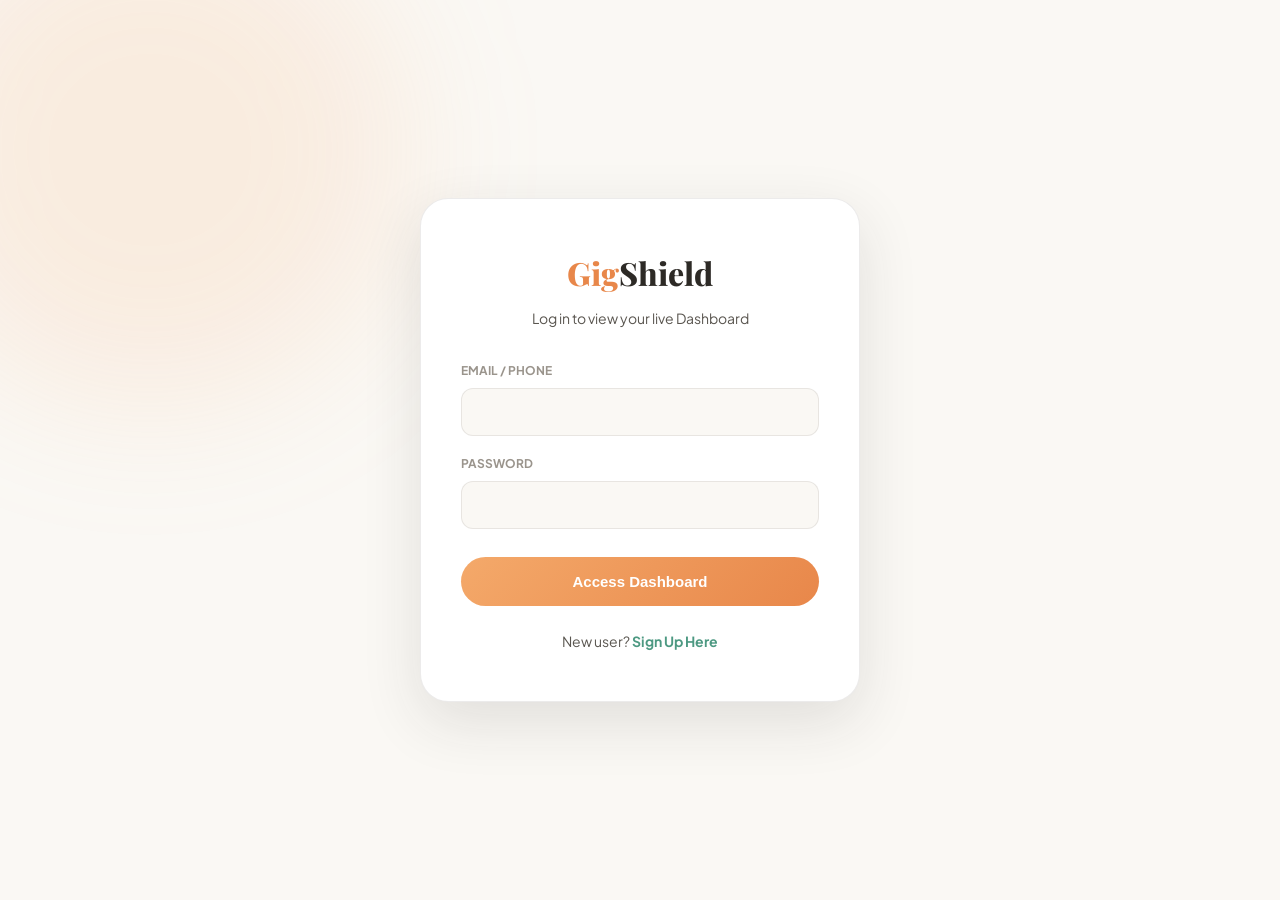
<file: frontend/index.html>
<!DOCTYPE html>
<html lang="en">
<head>
<meta charset="UTF-8">
<meta name="viewport" content="width=device-width, initial-scale=1.0">
<title>GigShield — Dashboard</title>
<link href="https://fonts.googleapis.com/css2?family=Playfair+Display:ital,wght@0,700;0,800;1,700&family=Plus+Jakarta+Sans:wght@300;400;500;600;700&display=swap" rel="stylesheet">
<style>
:root {
  --bg:#faf8f4;--bg2:#f5f0e8;--surface:#ffffff;--card:#fffefb;--peach:#f4a96a;--peach-lt:#fde9d3;
  --peach-dk:#e8874a;--sage:#7ab5a0;--sage-lt:#d6ede7;--sage-dk:#4d9982;--lavender:#9b8ec4;--lav-lt:#e8e4f5;
  --lav-dk:#7b6ba8;--rose:#e07b8a;--rose-lt:#fce8eb;--sky:#6aaccc;--sky-lt:#daeef7;--butter:#e8c96a;
  --butter-lt:#fdf5d6;--text:#2d2a26;--text2:#5a5650;--muted:#9a948c;--border:rgba(45,42,38,0.09);
  --shadow-sm:0 2px 12px rgba(45,42,38,0.07);--shadow-md:0 8px 32px rgba(45,42,38,0.10);--shadow-lg:0 20px 60px rgba(45,42,38,0.12);
}
*{margin:0;padding:0;box-sizing:border-box;}
html{scroll-behavior:smooth;}
body{font-family:'Plus Jakarta Sans',sans-serif;background:var(--bg);color:var(--text);overflow-x:hidden;line-height:1.6;}
.blob{position:absolute;border-radius:50%;filter:blur(70px);pointer-events:none;z-index:0;}
#authGateway{position:absolute;top:0;left:0;width:100%;min-height:100vh;display:flex;justify-content:center;align-items:center;z-index:1000;background:var(--bg);}
.auth-panel{background:var(--surface);border:1.5px solid var(--border);border-radius:28px;padding:48px 40px;width:100%;max-width:440px;position:relative;z-index:10;box-shadow:var(--shadow-lg);animation:fadeUp 0.5s ease both;}
.auth-logo-large{font-family:'Playfair Display',serif;font-size:32px;font-weight:800;color:var(--peach-dk);text-align:center;margin-bottom:8px;display:block;}
.auth-logo-large span{color:var(--text);}
.auth-desc{text-align:center;font-size:14px;color:var(--text2);margin-bottom:32px;}
.form-group-a{margin-bottom:18px;}
.form-group-a label{display:block;font-size:12px;font-weight:700;text-transform:uppercase;color:var(--muted);margin-bottom:8px;}
.form-control-a{width:100%;background:var(--bg);border:1.5px solid var(--border);color:var(--text);padding:14px 16px;border-radius:12px;font-family:'Plus Jakarta Sans',sans-serif;font-size:14px;outline:none;}
.form-control-a:focus{border-color:var(--peach);}
.btn-gateway{width:100%;background:linear-gradient(135deg,var(--peach),var(--peach-dk));color:#fff;border:none;padding:16px;border-radius:50px;font-weight:700;font-size:15px;cursor:pointer;margin-top:10px;}
.auth-swap-a{text-align:center;margin-top:24px;font-size:14px;color:var(--text2);}
.auth-swap-a a{color:var(--sage-dk);font-weight:700;cursor:pointer;}
.view-a{display:none;} .view-a.active{display:block;animation:fadeUp 0.3s ease both;}

#dashboardContainer{display:none;opacity:0;transition:opacity 0.5s ease;}
#dashboardContainer.active{display:block;opacity:1;}
nav{position:fixed;top:0;left:0;right:0;z-index:200;display:flex;align-items:center;justify-content:space-between;padding:16px 52px;background:rgba(250,248,244,0.88);backdrop-filter:blur(20px);border-bottom:1px solid var(--border);}
.nav-logo{font-family:'Playfair Display',serif;font-size:22px;font-weight:800;color:var(--peach-dk);}
.nav-logo span{color:var(--text);}
.nav-links{display:flex;gap:28px;list-style:none;}
.nav-links a{color:var(--muted);font-size:14px;font-weight:500;text-decoration:none;}
.nav-profile{display:flex;align-items:center;gap:12px;}
.profile-pill{background:var(--bg2);border:1px solid var(--border);padding:8px 16px;border-radius:50px;font-size:13px;font-weight:600;}
.nav-logout{background:transparent;color:var(--rose);border:none;font-size:13px;font-weight:600;cursor:pointer;}

.hero{min-height:100vh;display:flex;flex-direction:column;justify-content:center;align-items:center;text-align:center;padding:120px 24px 80px;position:relative;overflow:hidden;}
.hero .blob:nth-child(1){width:600px;height:600px;background:rgba(244,169,106,0.18);top:-100px;left:-150px;}
.hero .blob:nth-child(2){width:500px;height:500px;background:rgba(122,181,160,0.15);bottom:-80px;right:-100px;}
.hero-badge{display:inline-flex;align-items:center;gap:8px;background:var(--sage-lt);border:1px solid rgba(122,181,160,0.25);border-radius:100px;padding:7px 18px;margin-bottom:32px;font-size:13px;font-weight:600;color:var(--sage-dk);animation:fadeUp 0.6s ease both;}
.hero-badge-dot{width:7px;height:7px;border-radius:50%;background:var(--sage-dk);animation:pulseAnim 2s infinite;}
@keyframes pulseAnim{0%,100%{opacity:1;transform:scale(1);}50%{opacity:0.5;transform:scale(1.4);}}
h1{font-family:'Playfair Display',serif;font-size:clamp(44px,7vw,82px);font-weight:800;line-height:1.07;letter-spacing:-2px;max-width:860px;animation:fadeUp 0.7s 0.1s ease both;color:var(--text);}
h1 em{font-style:italic;color:var(--peach-dk);}
.hero-sub{margin-top:24px;max-width:520px;color:var(--text2);font-size:17px;line-height:1.7;font-weight:400;animation:fadeUp 0.7s 0.2s ease both;}
.hero-stats{display:flex;gap:16px;margin-top:44px;justify-content:center;flex-wrap:wrap;animation:fadeUp 0.7s 0.4s ease both;}
.stat-pill{background:var(--surface);border:1px solid var(--border);border-radius:20px;padding:20px 28px;text-align:center;box-shadow:var(--shadow-sm);}
.stat-value{font-family:'Playfair Display',serif;font-size:30px;font-weight:800;color:var(--peach-dk);line-height:1;}
.stat-label{font-size:12px;color:var(--muted);margin-top:5px;font-weight:500;}
@keyframes fadeUp{from{opacity:0;transform:translateY(28px);}to{opacity:1;transform:translateY(0);}}

section{padding:96px 24px;position:relative;}
.section-inner{max-width:1100px;margin:0 auto;}
.section-chip{display:inline-block;font-size:12px;font-weight:700;letter-spacing:2px;text-transform:uppercase;color:var(--peach-dk);background:var(--peach-lt);border-radius:100px;padding:5px 14px;margin-bottom:20px;}
.section-title{font-family:'Playfair Display',serif;font-size:clamp(30px,4vw,46px);font-weight:800;line-height:1.1;margin-bottom:14px;}
.section-title em{font-style:italic;color:var(--peach-dk);}
.section-sub{color:var(--text2);font-size:16px;line-height:1.7;max-width:520px;}
.alt-bg{background:var(--bg2);}
.reveal{opacity:0;transform:translateY(30px);transition:all 0.7s;}
.reveal.visible{opacity:1;transform:translateY(0);}

.types-grid{display:grid;grid-template-columns:repeat(3,1fr);gap:22px;margin-top:56px;}
.type-card{background:var(--surface);border:1.5px solid var(--border);border-radius:24px;padding:36px 30px;position:relative;overflow:hidden;box-shadow:var(--shadow-sm);}
.type-card::after{content:'';position:absolute;top:0;left:0;right:0;height:4px;border-radius:24px 24px 0 0;}
.t-parametric::after{background:linear-gradient(90deg,var(--peach),var(--butter));}
.t-indemnity::after{background:linear-gradient(90deg,var(--rose),var(--lavender));}
.t-embedded::after{background:linear-gradient(90deg,var(--sage),var(--sky));}
.type-icon-wrap{width:52px;height:52px;border-radius:14px;display:flex;align-items:center;justify-content:center;font-size:24px;margin-bottom:20px;}
.t-parametric .type-icon-wrap{background:var(--peach-lt);}
.t-indemnity .type-icon-wrap{background:var(--rose-lt);}
.t-embedded .type-icon-wrap{background:var(--sage-lt);}
.type-badge{font-size:11px;font-weight:700;letter-spacing:1.5px;text-transform:uppercase;margin-bottom:10px;}
.t-parametric .type-badge{color:var(--peach-dk);}
.t-indemnity .type-badge{color:var(--rose);}
.t-embedded .type-badge{color:var(--sage-dk);}
.type-name{font-family:'Playfair Display',serif;font-size:21px;font-weight:700;margin-bottom:22px;}
.type-bullets{list-style:none;display:flex;flex-direction:column;gap:10px;}
.type-bullets li{display:flex;align-items:flex-start;gap:10px;font-size:14px;color:var(--text2);}
.bdot{width:7px;height:7px;border-radius:50%;margin-top:5px;flex-shrink:0;}
.t-parametric .bdot{background:var(--peach);}
.t-indemnity .bdot{background:var(--rose);}
.t-embedded .bdot{background:var(--sage);}

.demo-wrap{background:var(--surface);border:1.5px solid var(--border);border-radius:28px;padding:44px;margin-top:52px;box-shadow:var(--shadow-md);position:relative;overflow:hidden;}
.demo-wrap::before{content:'● LIVE';position:absolute;top:20px;right:24px;font-size:10px;font-weight:700;letter-spacing:2px;color:var(--sage-dk);background:var(--sage-lt);padding:5px 12px;border-radius:100px;}
.demo-top{display:grid;grid-template-columns:1fr 1fr;gap:36px;margin-bottom:44px;}
.demo-inputs{display:flex;flex-direction:column;gap:22px;}
.inp-label{font-size:12px;font-weight:700;text-transform:uppercase;letter-spacing:1px;color:var(--muted);margin-bottom:8px;display:block;}
.inp-select{width:100%;background:var(--bg);border:1.5px solid var(--border);color:var(--text);padding:11px 16px;border-radius:12px;font-family:'Plus Jakarta Sans',sans-serif;font-size:14px;font-weight:500;outline:none;}
input[type="range"]{-webkit-appearance:none;width:100%;height:5px;border-radius:5px;background:var(--peach-lt);outline:none;}
input[type="range"]::-webkit-slider-thumb{-webkit-appearance:none;width:20px;height:20px;border-radius:50%;background:linear-gradient(135deg,var(--peach),var(--peach-dk));cursor:pointer;}
.status-panel{background:linear-gradient(145deg,var(--bg),#fef5eb);border:1.5px solid rgba(244,169,106,0.2);border-radius:20px;padding:28px;}
.gauge-center{text-align:center;}
.gauge-number{font-family:'Playfair Display',serif;font-size:64px;font-weight:800;line-height:1;transition:color 0.5s;color:var(--peach-dk);}
.gauge-unit{font-size:13px;color:var(--muted);}
.gauge-track{height:8px;border-radius:8px;background:var(--peach-lt);margin-top:14px;}
.gauge-fill{height:100%;border-radius:8px;transition:width 0.5s ease;}
.sim-result{margin-top:24px;padding:20px 28px;border-radius:16px;background:linear-gradient(135deg,var(--sage-lt),var(--butter-lt));border:1.5px solid rgba(122,181,160,0.3);display:flex;align-items:center;justify-content:space-between;opacity:0;transition:opacity 0.5s;}
.sim-result.show{opacity:1;}
.sim-result-text{font-size:15px;font-weight:600;color:var(--text);}
.sim-payout{font-family:'Playfair Display',serif;font-size:28px;font-weight:800;color:var(--peach-dk);}
.flow-grid{display:grid;grid-template-columns:repeat(4,1fr);gap:14px;}
.flow-card{background:var(--bg);border:1.5px solid var(--border);border-radius:18px;padding:22px 18px;text-align:center;position:relative;}
.flow-card.lit{border-color:rgba(122,181,160,0.5);background:var(--sage-lt);}
.flow-num{width:30px;height:30px;border-radius:50%;background:var(--surface);border:1.5px solid var(--border);display:flex;align-items:center;justify-content:center;font-size:13px;font-weight:700;margin:0 auto 12px;}
.flow-card.lit .flow-num{background:var(--sage-dk);color:#fff;}
.flow-title{font-size:13px;font-weight:700;margin-bottom:6px;}
.flow-desc{font-size:12px;color:var(--text2);}

.quad-grid{display:grid;grid-template-columns:1fr 1fr;gap:22px;margin-top:52px;}
.q-card{background:var(--surface);border:1.5px solid var(--border);border-radius:24px;padding:34px;box-shadow:var(--shadow-sm);}
.q-head{display:flex;align-items:center;gap:14px;margin-bottom:24px;}
.q-letter{width:42px;height:42px;border-radius:12px;font-family:'Playfair Display',serif;font-size:22px;font-weight:800;display:flex;align-items:center;justify-content:center;}
.qa .q-letter{background:var(--peach-lt);color:var(--peach-dk);}
.qb .q-letter{background:var(--butter-lt);color:#b8860b;}
.qc .q-letter{background:var(--lav-lt);color:var(--lav-dk);}
.qd .q-letter{background:var(--sage-lt);color:var(--sage-dk);}
.q-title{font-family:'Playfair Display',serif;font-size:18px;font-weight:700;}
.q-sub{font-size:12px;color:var(--muted);}
.q-bullets{list-style:none;display:flex;flex-direction:column;gap:11px;}
.q-bullets li{display:flex;align-items:flex-start;gap:10px;font-size:14px;color:var(--text2);}
.qdot{width:6px;height:6px;border-radius:50%;margin-top:6px;flex-shrink:0;}
.qa .qdot{background:var(--peach);}.qb .qdot{background:var(--butter);}.qc .qdot{background:var(--lavender);}.qd .qdot{background:var(--sage);}
.q-key{margin-top:20px;padding:12px 16px;border-radius:12px;font-size:13px;font-style:italic;}

.calc-card{grid-column:1/-1;background:linear-gradient(135deg,#fff9f5,#f0faf7);border:1.5px solid rgba(122,181,160,0.3);border-radius:24px;padding:48px;box-shadow:var(--shadow-md);margin-top:16px;}
.calc-head{display:flex;align-items:center;gap:16px;margin-bottom:36px;}
.calc-title-text{font-family:'Playfair Display',serif;font-size:24px;font-weight:800;color:var(--text);}
.calc-badge-pill{font-size:12px;font-weight:800;padding:6px 16px;border-radius:100px;background:var(--sage-lt);color:var(--sage-dk);text-transform:uppercase;letter-spacing:1px;}
.calc-form{display:grid;grid-template-columns:repeat(3,1fr);gap:32px;margin-bottom:40px;}
.calc-field label{display:block;font-size:13px;font-weight:800;text-transform:uppercase;color:var(--muted);margin-bottom:12px;letter-spacing:1px;}
.calc-field select{width:100%;border:1.5px solid var(--border);padding:14px 20px;border-radius:12px;font-family:'Plus Jakarta Sans',sans-serif;font-size:15px;background:var(--surface);cursor:pointer;outline:none;transition:border-color 0.2s;}
.calc-field select:focus{border-color:var(--sage);}
.calc-result-row{display:flex;align-items:center;justify-content:space-between;background:var(--surface);border-radius:20px;padding:32px 40px;border:1.5px solid var(--border);box-shadow:var(--shadow-sm);}
.cri-val{font-family:'Playfair Display',serif;font-size:28px;font-weight:800;color:var(--peach-dk);}
.cri-lbl{font-size:13px;font-weight:600;color:var(--muted);margin-top:4px;}
.calc-btn{background:linear-gradient(135deg,var(--sage),var(--sage-dk));color:#fff;border:none;padding:16px 36px;border-radius:50px;font-weight:800;font-size:15px;cursor:pointer;transition:transform 0.2s,box-shadow 0.2s;box-shadow:0 4px 16px rgba(77,153,130,0.3);}
.calc-btn:hover{transform:translateY(-2px);box-shadow:0 6px 24px rgba(77,153,130,0.4);}

.settlement-container{display:flex;flex-direction:column;gap:20px;margin-top:40px;position:relative;}
.settle-step{display:flex;align-items:center;gap:24px;background:var(--surface);border:1.5px solid var(--border);border-radius:24px;padding:24px 32px;box-shadow:var(--shadow-sm);transition:all 0.4s cubic-bezier(0.175,0.885,0.32,1.275);position:relative;overflow:hidden;}
.settle-step:hover{transform:translateX(12px) scale(1.02);box-shadow:var(--shadow-lg);border-color:var(--sage);z-index:2;}
.settle-step::before{content:'';position:absolute;left:0;top:-10%;bottom:-10%;width:6px;background:linear-gradient(180deg,var(--sage-lt),var(--sage));border-radius:6px;transition:width 0.3s;}
.settle-step:hover::before{width:12px;}
.settle-step.step-alt::before{background:linear-gradient(180deg,var(--peach-lt),var(--peach));}
.settle-step.step-alt:hover{border-color:var(--peach);}
.step-icon-wrap{width:64px;height:64px;border-radius:50%;background:var(--bg);border:1.5px solid var(--border);display:flex;align-items:center;justify-content:center;font-size:28px;flex-shrink:0;box-shadow:inset 0 4px 10px rgba(0,0,0,0.04);}
.step-content{flex-grow:1;}
.step-badge{font-size:11px;font-weight:800;color:var(--sage-dk);letter-spacing:2px;text-transform:uppercase;margin-bottom:6px;}
.step-alt .step-badge{color:var(--peach-dk);}
.step-title{font-family:'Playfair Display',serif;font-size:22px;font-weight:800;color:var(--text);margin-bottom:4px;}
.step-desc{font-size:14px;color:var(--text2);line-height:1.6;max-width:80%;}
.modern-grid{display:grid;grid-template-columns:repeat(auto-fit,minmax(280px,1fr));gap:20px;margin-top:32px;}
.modern-card{background:linear-gradient(135deg,var(--surface),var(--bg));border:1.5px solid var(--border);border-radius:20px;padding:32px 28px;display:flex;flex-direction:column;gap:16px;transition:transform 0.3s,box-shadow 0.3s;box-shadow:var(--shadow-sm);}
.modern-card:hover{transform:translateY(-6px);box-shadow:var(--shadow-md);border-color:var(--lavender);}
.modern-card-icon{width:56px;height:56px;border-radius:16px;background:var(--surface);border:1.5px solid var(--border);display:flex;align-items:center;justify-content:center;font-size:28px;box-shadow:0 8px 20px rgba(0,0,0,0.06);}
.modern-card-title{font-size:16px;font-weight:800;color:var(--text);}
.modern-card-desc{font-size:14px;color:var(--text2);line-height:1.6;}
.ledger-wrap{margin-top:48px;border:1.5px solid var(--border);border-radius:24px;background:var(--surface);overflow:hidden;box-shadow:var(--shadow-sm);}
.ledger-header{background:linear-gradient(135deg,var(--bg),var(--bg2));padding:20px 28px;border-bottom:1.5px solid var(--border);display:flex;align-items:center;justify-content:space-between;}
.lh-title{font-size:13px;font-weight:800;text-transform:uppercase;letter-spacing:1.5px;color:var(--lav-dk);}
.lh-pulse{display:flex;align-items:center;gap:8px;font-size:12px;font-weight:700;color:var(--sage-dk);}
.pulse-dot{width:8px;height:8px;background:var(--sage-dk);border-radius:50%;animation:pulseAnim 2s infinite;}
.ledger-row{display:flex;align-items:center;justify-content:space-between;padding:20px 28px;border-bottom:1px solid var(--border);font-size:14px;transition:background 0.3s;}
.ledger-row:hover{background:var(--bg);}
.ledger-row:last-child{border-bottom:none;}
.lr-hash{font-family:'Courier New',monospace;font-size:12px;color:var(--muted);margin-top:2px;}
.lr-peril{display:inline-block;padding:4px 12px;border-radius:100px;font-size:11px;font-weight:800;background:var(--peach-lt);color:var(--peach-dk);text-transform:uppercase;}
.lr-peril.rain{background:var(--sky-lt);color:#4286ac;}
.lr-amt{font-family:'Playfair Display',serif;font-size:20px;font-weight:800;color:var(--text);}
.lr-status{color:var(--sage-dk);font-weight:800;font-size:13px;display:flex;align-items:center;gap:6px;}
.compare-wrap{margin-top:52px;border:1.5px solid var(--border);border-radius:24px;overflow:hidden;}
.c-row{display:grid;grid-template-columns:1.6fr 1fr 1fr 1fr;border-bottom:1px solid var(--border);}
.c-row.c-head{background:linear-gradient(135deg,#fffaf6,#f5fdf9);}
.c-cell{padding:17px 20px;font-size:14px;border-right:1px solid var(--border);}
.c-head-cell{font-family:'Playfair Display',serif;font-size:16px;font-weight:700;}

footer{border-top:1px solid var(--border);padding:36px 52px;display:flex;align-items:center;justify-content:space-between;background:var(--surface);}
.f-logo{font-family:'Playfair Display',serif;font-size:20px;font-weight:800;color:var(--peach-dk);}
.f-copy{font-size:13px;color:var(--muted);}
.f-links{display:flex;gap:22px;}
.f-links a{font-size:13px;color:var(--muted);text-decoration:none;}
@media(max-width:900px){
  .types-grid,.quad-grid,.settle-flow,.channels-grid,.kp-grid,.demo-top,.calc-form{grid-template-columns:1fr;}
  .flow-grid{grid-template-columns:1fr 1fr;}
  .c-row{grid-template-columns:1fr 1fr;}
}
</style>
</head>
<body>

<!-- AUTH GATEWAY -->
<div id="authGateway">
  <div class="blob" style="width:500px; height:500px; background:rgba(244,169,106,0.15); top:-100px; left:-100px;"></div>
  
  <div class="auth-panel">
    <div class="auth-logo-large">Gig<span>Shield</span></div>
    <p class="auth-desc" id="authSubtitle">Log in to view your live Dashboard</p>
    
    <div id="view-login" class="view-a active">
      <form onsubmit="handleAuth(event)">
        <div class="form-group-a">
          <label>Email / Phone</label>
          <input type="text" id="loginUser" class="form-control-a" required>
        </div>
        <div class="form-group-a">
          <label>Password</label>
          <input type="password" class="form-control-a" required>
        </div>
        <button type="submit" class="btn-gateway">Access Dashboard</button>
      </form>
      <div class="auth-swap-a">New user? <a onclick="switchAuth('signup')">Sign Up Here</a></div>
    </div>
    
    <div id="view-signup" class="view-a">
      <form onsubmit="handleAuth(event)">
        <div class="form-group-a">
          <label>Full Name</label>
          <input type="text" id="signupUser" class="form-control-a" required>
        </div>
        <div class="form-group-a">
          <label>City & Phone</label>
          <input type="text" class="form-control-a" placeholder="E.g. Delhi, 9876543210" required>
        </div>
        <div class="form-group-a">
          <label>Password</label>
          <input type="password" class="form-control-a" required>
        </div>
        <button type="submit" class="btn-gateway" style="background:var(--sage-dk)">Register Account</button>
      </form>
      <div class="auth-swap-a">Already enrolled? <a onclick="switchAuth('login')">Sign In</a></div>
    </div>
  </div>
</div>

<!-- DASHBOARD -->
<div id="dashboardContainer">
  <nav>
    <div class="nav-logo">Gig<span>Shield</span></div>
    <ul class="nav-links">
      <li><a href="#types">Insurance</a></li>
      <li><a href="#demo">Live Demo</a></li>
      <li><a href="#uw">Underwriting</a></li>
      <li><a href="#pricing">Pricing</a></li>
      <li><a href="#settle">Settlement</a></li>
    </ul>
    <div class="nav-profile">
      <span class="profile-pill">👤 <strong id="dashUserName">Active</strong></span>
      <button class="nav-logout" onclick="logout()">Logout</button>
    </div>
  </nav>

  <section class="hero">
    <div class="hero-badge"><span class="hero-badge-dot"></span>Coverage Active · Policy #GS-0822A</div>
    <h1>Your Coverage is<br><em>Secure & Monitored</em></h1>
    <p class="hero-sub">You are protected against extreme AQI, Rain, and Heat. If a threshold crosses in your city while working, we pay out instantly.</p>
    <div class="hero-stats">
      <div class="stat-pill"><div class="stat-value">Active</div><div class="stat-label">Worker Status</div></div>
      <div class="stat-pill"><div class="stat-value">₹500</div><div class="stat-label">Payout per Trigger</div></div>
    </div>
  </section>

  <!-- INSURANCE TYPES -->
  <section id="types" class="alt-bg">
    <div class="section-inner">
      <div class="reveal visible">
         <span class="section-chip">Insurance Models</span>
         <h2 class="section-title">Three models.<br><em>One clear winner.</em></h2>
      </div>
      <div class="types-grid">
        <div class="type-card t-parametric reveal visible"><div class="type-badge">Our Approach</div><div class="type-name">Parametric Insurance</div><ul class="type-bullets"><li>Event-driven, index-based model</li><li>Threshold triggers</li><li>Fully automatic payout</li></ul></div>
        <div class="type-card t-indemnity reveal visible"><div class="type-badge">Traditional</div><div class="type-name">Indemnity Based</div><ul class="type-bullets"><li>Loss-reimbursement</li><li>Requires claims manual adjudication</li><li>High latency</li></ul></div>
        <div class="type-card t-embedded reveal visible"><div class="type-badge">Distribution</div><div class="type-name">Embedded Insurance</div><ul class="type-bullets"><li>Contextual, point-of-need</li><li>API Driven natively</li><li>Frictionless enrollment</li></ul></div>
      </div>
    </div>
  </section>

  <!-- DEMO -->
  <section id="demo">
    <div class="section-inner">
      <div class="reveal visible">
         <span class="section-chip" style="background:var(--sage-lt);color:var(--sage-dk)">Interactive Simulator</span>
         <h2 class="section-title">Watch a trigger<br><em>fire in real time.</em></h2>
      </div>
      <div class="demo-wrap reveal visible">
        <div class="demo-top">
          <div class="demo-inputs">
            <div><label class="inp-label">City</label><select class="inp-select" id="simCity"><option value="delhi">Delhi</option><option value="mumbai">Mumbai</option></select></div>
            <div><label class="inp-label">Peril</label><select class="inp-select" id="simPeril" onchange="resetSlider()"><option value="aqi">Air Quality</option><option value="rain">Rainfall</option></select></div>
            <div><label class="inp-label" id="sliderLbl">Level: <strong>180</strong></label><input type="range" id="simSlider" min="0" max="500" value="180" oninput="updateSim()"></div>
          </div>
          <div class="status-panel">
            <div class="gauge-center"><div class="gauge-number" id="gaugeNum">180</div><div class="gauge-unit" id="gaugeUnit">Level</div><div class="gauge-track"><div class="gauge-fill" id="gaugeFill" style="width:36%;background:var(--sage)"></div></div></div>
          </div>
        </div>
        <div class="flow-grid">
            <div class="flow-card" id="fc1"><div class="flow-num">1</div><div class="flow-title">Trigger Fires</div></div>
            <div class="flow-card" id="fc2"><div class="flow-num">2</div><div class="flow-title">Policy Checked</div></div>
            <div class="flow-card" id="fc3"><div class="flow-num">3</div><div class="flow-title">Fraud Verified</div></div>
            <div class="flow-card" id="fc4"><div class="flow-num">4</div><div class="flow-title">Payout Released</div></div>
        </div>
        <div class="sim-result" id="simResult"><div class="sim-result-text">🎉 Trigger active! Payout processed automatically.</div><div class="sim-payout">₹500</div></div>
      </div>
    </div>
  </section>

  <!-- UW -->
  <section id="uw" class="alt-bg">
    <div class="section-inner">
      <div class="reveal visible"><span class="section-chip">Underwriting + Triggers</span><h2 class="section-title">Who gets covered.<br><em>What fires the payout.</em></h2></div>
      <div class="quad-grid">
        <div class="q-card qa"><div class="q-head"><div class="q-letter">A</div><div><div class="q-title">Underwriting</div></div></div><ul class="q-bullets"><li>Active gig worker</li><li>Minimum 7 active delivery days before cover</li></ul></div>
        <div class="q-card qb"><div class="q-head"><div class="q-letter">B</div><div><div class="q-title">Trigger Design</div></div></div><ul class="q-bullets"><li>AQI > 300 via CPCB</li><li>Statistical simulation & forecasting</li></ul></div>
      </div>
    </div>
  </section>

  <!-- PRICING -->
  <section id="pricing">
    <div class="section-inner">
      <div class="reveal visible"><span class="section-chip" style="background:var(--lav-lt);color:var(--lav-dk)">Pricing + Actuarial</span><h2 class="section-title">Affordable premiums.<br><em>Sustainable math.</em></h2></div>
      <div class="quad-grid">
        <div class="q-card qc"><div class="q-head"><div class="q-letter">C</div><div><div class="q-title">Pricing Model</div></div></div><ul class="q-bullets"><li>Target range: ₹20–₹50 per week</li><li>Base = prob × lost income × days</li></ul></div>
        <div class="q-card qd"><div class="q-head"><div class="q-letter">D</div><div><div class="q-title">Actuarial Basics</div></div></div><ul class="q-bullets"><li>Target BCR: 0.55–0.70</li><li>Loss Ratio limit automated handling</li></ul></div>
        <div class="calc-card">
            <div class="calc-head"><div class="calc-title-text">Premium Calculator</div></div>
            <div class="calc-form">
               <div class="calc-field"><label>City</label><select id="cCity" onchange="calcPremium()"><option value="delhi">Delhi</option></select></div>
               <div class="calc-field"><label>Peril</label><select id="cPeril" onchange="calcPremium()"><option value="aqi">AQI</option></select></div>
               <div class="calc-field"><label>Tier</label><select id="cTier" onchange="calcPremium()"><option value="high">High</option></select></div>
            </div>
            <div class="calc-result-row">
               <div><div class="cri-val" id="cWeekly">₹35</div><div class="cri-lbl">Weekly Premium</div></div>
               <div><div class="cri-val" id="cPayout">₹500</div><div class="cri-lbl">Payout/Trigger</div></div>
               <button class="calc-btn" onclick="calcPremium()">Calculate →</button>
            </div>
        </div>
      </div>
    </div>
  </section>

  <!-- SETTLE -->
  <section id="settle" class="alt-bg">
    <div class="section-inner">
        <div class="reveal visible"><span class="section-chip" style="background:var(--lav-lt);color:var(--lav-dk)">Claim Structure</span><h2 class="section-title">Trigger fires.<br><em>System pays.</em></h2></div>
        <div class="settlement-container reveal">
            <div class="settle-step">
                <div class="step-icon-wrap">🔔</div>
                <div class="step-content">
                    <div class="step-badge">Phase 01</div>
                    <div class="step-title">Trigger Confirmed</div>
                    <div class="step-desc">Oracle and weather APIs confirm the specific metric (e.g. AQI or Rainfall) has crossed your designated threshold in real-time.</div>
                </div>
            </div>
            <div class="settle-step step-alt">
                <div class="step-icon-wrap">✅</div>
                <div class="step-content">
                    <div class="step-badge">Phase 02</div>
                    <div class="step-title">Automated Eligibility</div>
                    <div class="step-desc">The smart contract instantly verifies your active shift policy, correct zone alignment, and asserts no duplicate claims exist for this event.</div>
                </div>
            </div>
            <div class="settle-step">
                <div class="step-icon-wrap">🧮</div>
                <div class="step-content">
                    <div class="step-badge">Phase 03</div>
                    <div class="step-title">Payout Cached</div>
                    <div class="step-desc">The financial engine calculates exact loss metrics (fixed amount per day × impacted hours) and securely locks the capital.</div>
                </div>
            </div>
            <div class="settle-step step-alt">
                <div class="step-icon-wrap">📲</div>
                <div class="step-content">
                    <div class="step-badge">Phase 04</div>
                    <div class="step-title">Lightning Transfer</div>
                    <div class="step-desc">Funds are dispatched autonomously via UPI or IMPS protocol directly to your registered bank account entirely under a few minutes.</div>
                </div>
            </div>
            <div class="settle-step">
                <div class="step-icon-wrap">🗂️</div>
                <div class="step-content">
                    <div class="step-badge">Phase 05</div>
                    <div class="step-title">Immutable Record</div>
                    <div class="step-desc">PolicyCenter securely logs the blockchain payout event while the BillingCenter automatically reconciles the ledger natively.</div>
                </div>
            </div>
        </div>
        <div class="ledger-wrap reveal">
            <div class="ledger-header">
                <div class="lh-title">Live Settlement Ledger</div>
                <div class="lh-pulse"><div class="pulse-dot"></div> Monitoring Smart Contracts</div>
            </div>
            <div class="ledger-row">
                <div><div style="font-weight:800;font-size:15px;color:var(--text)">Ravi Shankar</div><div class="lr-hash">Tx: 0x9b7a...44fe</div></div>
                <div><span class="lr-peril">AQI > 300</span></div>
                <div><div class="lr-amt">₹500.00</div></div>
                <div class="lr-status">✅ Settled in 2s</div>
            </div>
            <div class="ledger-row">
                <div><div style="font-weight:800;font-size:15px;color:var(--text)">Mohammed Ali</div><div class="lr-hash">Tx: 0x8a1c...29db</div></div>
                <div><span class="lr-peril rain">Rain > 50mm</span></div>
                <div><div class="lr-amt">₹450.00</div></div>
                <div class="lr-status">✅ Settled in 4s</div>
            </div>
            <div class="ledger-row">
                <div><div style="font-weight:800;font-size:15px;color:var(--text)">Priya K.</div><div class="lr-hash">Tx: 0x2f99...11ac</div></div>
                <div><span class="lr-peril">AQI > 300</span></div>
                <div><div class="lr-amt">₹500.00</div></div>
                <div class="lr-status">✅ Settled in 1.4s</div>
            </div>
        </div>
        <div style="margin-top:64px">
            <span class="section-chip" style="background:var(--sky-lt);color:var(--sky);display:inline-block;margin-bottom:12px">Financial Integrations</span>
            <h3 style="font-family:'Playfair Display',serif;font-size:24px;font-weight:800;margin-bottom:24px;">Supported Payout Channels</h3>
            <div class="modern-grid reveal">
                <div class="modern-card">
                    <div class="modern-card-icon">⚡</div>
                    <div><div class="modern-card-title">UPI Rapid Transfer</div><div class="modern-card-desc">Instant delivery. Preferred path designed natively for gig worker app ecosystems.</div></div>
                </div>
                <div class="modern-card" style="border-color:rgba(232,135,74,0.3)">
                    <div class="modern-card-icon">🏦</div>
                    <div><div class="modern-card-title">IMPS Fallback</div><div class="modern-card-desc">Reliable secondary protocol ensuring funds reach you even if the UPI network is congested.</div></div>
                </div>
                <div class="modern-card">
                    <div class="modern-card-icon">🧪</div>
                    <div><div class="modern-card-title">API Developer Sandbox</div><div class="modern-card-desc">Stripe / Razorpay sandbox environments built entirely for testing and simulation deployments.</div></div>
                </div>
            </div>
        </div>
        <div style="margin-top:54px">
            <span class="section-chip" style="background:var(--butter-lt);color:#9a7010;display:inline-block;margin-bottom:12px">Architecture Features</span>
            <div class="modern-grid reveal">
                <div class="modern-card">
                    <div class="modern-card-icon">🤲</div>
                    <div><div class="modern-card-title">Zero-touch Processing</div><div class="modern-card-desc">The worker takes absolutely zero manual actions to receive their payout — fully automated end-to-end.</div></div>
                </div>
                <div class="modern-card">
                    <div class="modern-card-icon">⏱️</div>
                    <div><div class="modern-card-title">Micro-Settlement</div><div class="modern-card-desc">Settlements operate strictly in minutes, not days. We guarantee unprecedented velocity because speed creates lasting trust.</div></div>
                </div>
                <div class="modern-card">
                    <div class="modern-card-icon">↩️</div>
                    <div><div class="modern-card-title">Self-Healing Logic</div><div class="modern-card-desc">If a bank transfer fails midway, the system instantly self-recovers, retries intelligently, and triggers fallbacks.</div></div>
                </div>
                <div class="modern-card">
                    <div class="modern-card-icon">🔍</div>
                    <div><div class="modern-card-title">Pre-Emptive Fraud</div><div class="modern-card-desc">Live GPS telemetry cross-verified with platform login metrics to prevent manipulation before capital deployed.</div></div>
                </div>
            </div>
        </div>
    </div>
  </section>
  
  <footer>
    <div class="f-logo">Gig<span>Shield</span></div>
    <div class="f-copy">© 2026 Dashboard Integration</div>
  </footer>
</div>

<script>
function switchAuth(v){
  document.getElementById('view-login').style.display=v==='login'?'block':'none';
  document.getElementById('view-signup').style.display=v==='signup'?'block':'none';
  if(v==='login'){document.getElementById('view-login').classList.add('active');}else{document.getElementById('view-signup').classList.add('active');}
}
function handleAuth(e){
  e.preventDefault();
  let u = document.getElementById('loginUser').value;
  if(document.getElementById('view-signup').style.display==='block') u=document.getElementById('signupUser').value;
  if(!u) u="Ravi";
  document.getElementById('dashUserName').textContent = u;
  document.getElementById('authGateway').style.display = 'none';
  document.getElementById('dashboardContainer').classList.add('active');
  window.scrollTo(0,0);
}
function logout(){
  document.getElementById('dashboardContainer').classList.remove('active');
  setTimeout(()=>{ document.getElementById('authGateway').style.display='flex'; switchAuth('login'); },300);
}

const cfg={aqi:{min:0,max:500,t1:300},rain:{min:0,max:200,t1:50}};
function resetSlider(){ document.getElementById('simSlider').value=180; updateSim(); }
function updateSim(){
  const p=document.getElementById('simPeril').value,c=cfg[p],v=document.getElementById('simSlider').value;
  document.getElementById('sliderLbl').innerHTML=`Measurement: <strong>${v}</strong>`;
  document.getElementById('gaugeNum').textContent=v;
  let col=v>=c.t1?'var(--peach-dk)':'var(--sage)';
  document.getElementById('gaugeFill').style.width=(v/c.max)*100+'%';
  document.getElementById('gaugeFill').style.background=col;
  if(v>=c.t1){
    document.getElementById('simResult').classList.add('show');
    ['fc1','fc2','fc3','fc4'].forEach(id=>document.getElementById(id).classList.add('lit'));
  } else {
    document.getElementById('simResult').classList.remove('show');
    ['fc1','fc2','fc3','fc4'].forEach(id=>document.getElementById(id).classList.remove('lit'));
  }
}
function calcPremium(){ document.getElementById('cWeekly').textContent='₹'+Math.floor(Math.random()*(45-20)+20); document.getElementById('cPayout').textContent='₹500'; }
updateSim(); calcPremium();
</script>
</body>
</html>
</file>
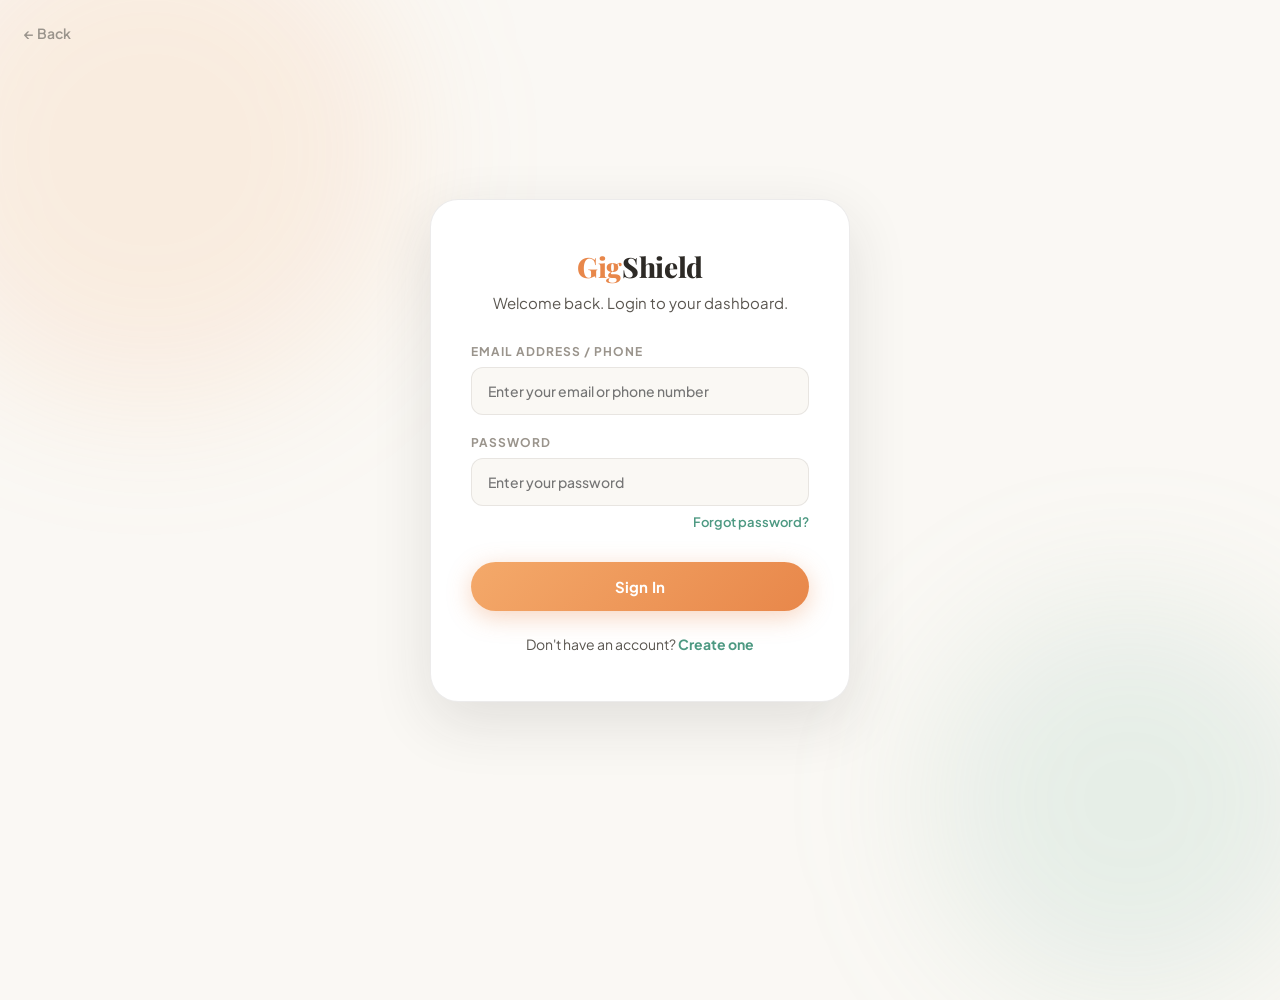
<file: frontend/login.html>
<!DOCTYPE html>
<html lang="en">
<head>
<meta charset="UTF-8">
<meta name="viewport" content="width=device-width, initial-scale=1.0">
<title>GigShield — Login</title>
<link href="https://fonts.googleapis.com/css2?family=Playfair+Display:ital,wght@0,700;0,800;1,700&family=Plus+Jakarta+Sans:wght@300;400;500;600;700&display=swap" rel="stylesheet">
<style>
:root {
  --bg:        #faf8f4;
  --bg2:       #f5f0e8;
  --surface:   #ffffff;
  --card:      #fffefb;
  --peach:     #f4a96a;
  --peach-lt:  #fde9d3;
  --peach-dk:  #e8874a;
  --sage:      #7ab5a0;
  --sage-lt:   #d6ede7;
  --sage-dk:   #4d9982;
  --lavender:  #9b8ec4;
  --lav-lt:    #e8e4f5;
  --lav-dk:    #7b6ba8;
  --rose:      #e07b8a;
  --rose-lt:   #fce8eb;
  --sky:       #6aaccc;
  --sky-lt:    #daeef7;
  --text:      #2d2a26;
  --text2:     #5a5650;
  --muted:     #9a948c;
  --border:    rgba(45,42,38,0.09);
  --shadow-sm: 0 2px 12px rgba(45,42,38,0.07);
  --shadow-md: 0 8px 32px rgba(45,42,38,0.10);
  --shadow-lg: 0 20px 60px rgba(45,42,38,0.12);
}
* { margin: 0; padding: 0; box-sizing: border-box; }
body {
  font-family: 'Plus Jakarta Sans', sans-serif;
  background: var(--bg);
  color: var(--text);
  display: flex;
  justify-content: center;
  align-items: center;
  min-height: 100vh;
  overflow: hidden;
  position: relative;
}
.blob { position: absolute; border-radius: 50%; filter: blur(70px); pointer-events: none; z-index: 0; }
body .blob:nth-child(1) { width: 500px; height: 500px; background: rgba(244,169,106,0.15); top: -100px; left: -100px; }
body .blob:nth-child(2) { width: 400px; height: 400px; background: rgba(122,181,160,0.15); bottom: -100px; right: -50px; }

.auth-card {
  background: var(--surface);
  border: 1.5px solid var(--border);
  border-radius: 28px;
  padding: 48px 40px;
  width: 100%;
  max-width: 420px;
  position: relative;
  z-index: 1;
  box-shadow: var(--shadow-lg);
  animation: fadeUp 0.6s ease both;
}

@keyframes fadeUp {
  from { opacity: 0; transform: translateY(20px); }
  to { opacity: 1; transform: translateY(0); }
}

.auth-header { text-align: center; margin-bottom: 32px; }
.auth-logo {
  font-family: 'Playfair Display', serif;
  font-size: 28px;
  font-weight: 800;
  color: var(--peach-dk);
  letter-spacing: -0.3px;
  margin-bottom: 8px;
  text-decoration: none;
  display: inline-block;
}
.auth-logo span { color: var(--text); }
.auth-subtitle { color: var(--text2); font-size: 15px; }

.form-group { margin-bottom: 20px; }
.form-group label {
  display: block;
  font-size: 12px;
  font-weight: 700;
  text-transform: uppercase;
  letter-spacing: 1px;
  color: var(--muted);
  margin-bottom: 8px;
}
.form-control {
  width: 100%;
  background: var(--bg);
  border: 1.5px solid var(--border);
  color: var(--text);
  padding: 14px 16px;
  border-radius: 12px;
  font-family: 'Plus Jakarta Sans', sans-serif;
  font-size: 14px;
  font-weight: 500;
  outline: none;
  transition: border-color 0.2s, box-shadow 0.2s;
}
.form-control:focus {
  border-color: var(--peach);
  box-shadow: 0 0 0 3px var(--peach-lt);
}

.forgot-link {
  display: block;
  text-align: right;
  font-size: 13px;
  color: var(--sage-dk);
  font-weight: 600;
  text-decoration: none;
  margin-top: 8px;
  transition: color 0.2s;
}
.forgot-link:hover { color: var(--text); }

.btn-primary {
  width: 100%;
  background: linear-gradient(135deg, var(--peach), var(--peach-dk));
  color: #fff;
  border: none;
  padding: 15px;
  border-radius: 50px;
  font-family: 'Plus Jakarta Sans', sans-serif;
  font-weight: 700;
  font-size: 15px;
  cursor: pointer;
  margin-top: 12px;
  transition: transform 0.2s, box-shadow 0.2s;
  box-shadow: 0 6px 24px rgba(232,135,74,0.35);
  letter-spacing: 0.2px;
}
.btn-primary:hover {
  transform: translateY(-2px);
  box-shadow: 0 10px 32px rgba(232,135,74,0.45);
}

.auth-footer {
  text-align: center;
  margin-top: 24px;
  font-size: 14px;
  color: var(--text2);
}
.auth-footer a {
  color: var(--sage-dk);
  font-weight: 700;
  text-decoration: none;
  transition: color 0.2s;
}
.auth-footer a:hover { color: var(--text); }

a.back-home {
  position: absolute;
  top: 24px;
  left: 24px;
  font-size: 14px;
  font-weight: 600;
  color: var(--muted);
  text-decoration: none;
  z-index: 10;
  transition: color 0.2s;
  display: flex;
  align-items: center;
  gap: 6px;
}
a.back-home:hover { color: var(--text); }

@media(max-width: 500px) {
  .auth-card { border: none; box-shadow: none; border-radius: 0; padding: 40px 24px; height: 100vh; display: flex; flex-direction: column; justify-content: center; background: transparent; }
}
</style>
</head>
<body>

<div class="blob"></div>
<div class="blob"></div>

<a href="index.html" class="back-home">← Back</a>

<div class="auth-card">
  <div class="auth-header">
    <a href="index.html" class="auth-logo">Gig<span>Shield</span></a>
    <p class="auth-subtitle">Welcome back. Login to your dashboard.</p>
  </div>
  
  <form onsubmit="event.preventDefault(); window.location.href='index.html';">
    <div class="form-group">
      <label>Email Address / Phone</label>
      <input type="text" class="form-control" placeholder="Enter your email or phone number" required>
    </div>
    
    <div class="form-group">
      <label>Password</label>
      <input type="password" class="form-control" placeholder="Enter your password" required>
      <a href="#" class="forgot-link">Forgot password?</a>
    </div>
    
    <button type="submit" class="btn-primary">Sign In</button>
  </form>
  
  <div class="auth-footer">
    Don't have an account? <a href="signup.html">Create one</a>
  </div>
</div>

</body>
</html>
</file>
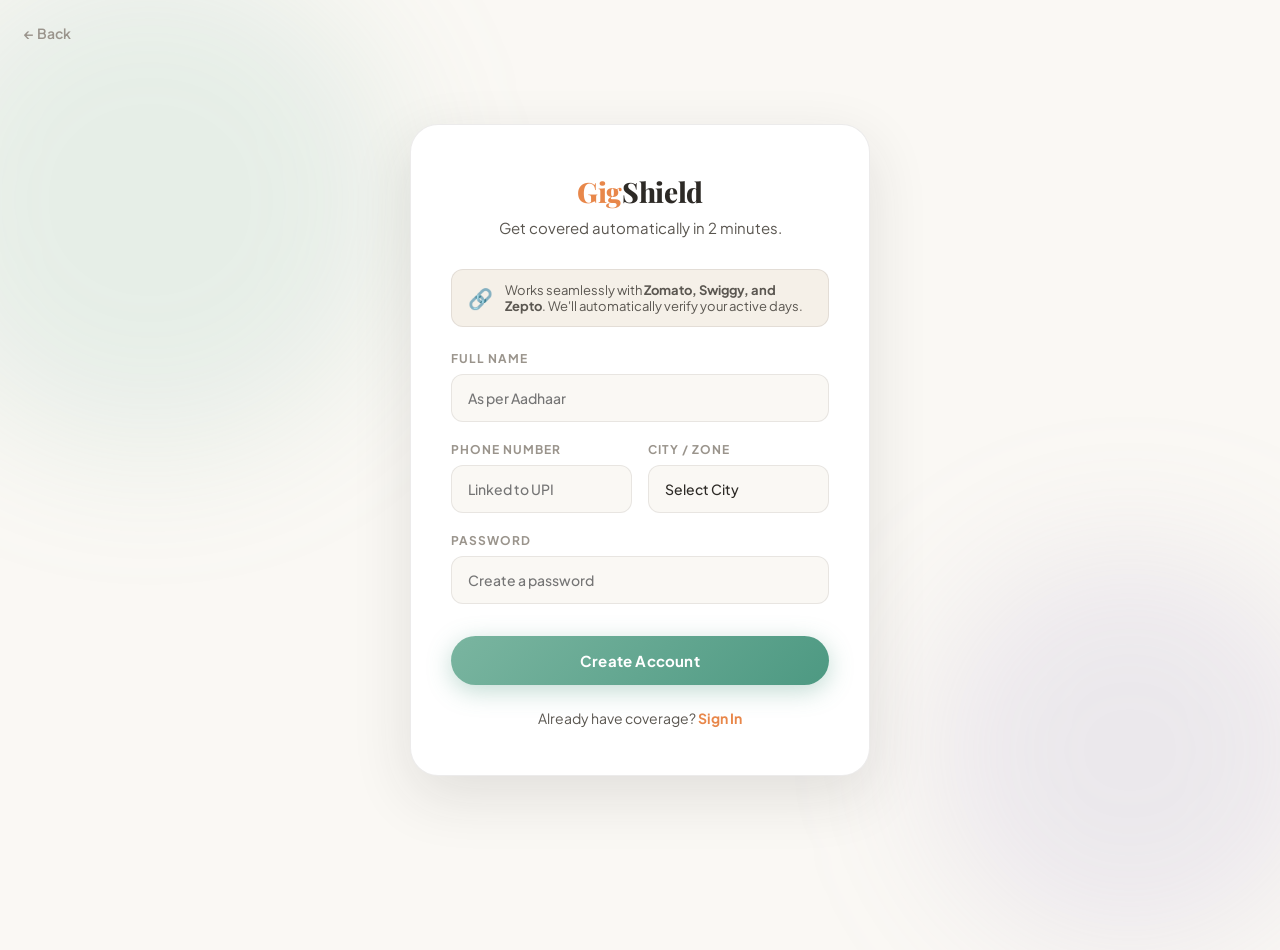
<file: frontend/signup.html>
<!DOCTYPE html>
<html lang="en">
<head>
<meta charset="UTF-8">
<meta name="viewport" content="width=device-width, initial-scale=1.0">
<title>GigShield — Sign Up</title>
<link href="https://fonts.googleapis.com/css2?family=Playfair+Display:ital,wght@0,700;0,800;1,700&family=Plus+Jakarta+Sans:wght@300;400;500;600;700&display=swap" rel="stylesheet">
<style>
:root {
  --bg:        #faf8f4;
  --bg2:       #f5f0e8;
  --surface:   #ffffff;
  --card:      #fffefb;
  --peach:     #f4a96a;
  --peach-lt:  #fde9d3;
  --peach-dk:  #e8874a;
  --sage:      #7ab5a0;
  --sage-lt:   #d6ede7;
  --sage-dk:   #4d9982;
  --lavender:  #9b8ec4;
  --lav-lt:    #e8e4f5;
  --lav-dk:    #7b6ba8;
  --rose:      #e07b8a;
  --rose-lt:   #fce8eb;
  --sky:       #6aaccc;
  --sky-lt:    #daeef7;
  --text:      #2d2a26;
  --text2:     #5a5650;
  --muted:     #9a948c;
  --border:    rgba(45,42,38,0.09);
  --shadow-sm: 0 2px 12px rgba(45,42,38,0.07);
  --shadow-md: 0 8px 32px rgba(45,42,38,0.10);
  --shadow-lg: 0 20px 60px rgba(45,42,38,0.12);
}
* { margin: 0; padding: 0; box-sizing: border-box; }
body {
  font-family: 'Plus Jakarta Sans', sans-serif;
  background: var(--bg);
  color: var(--text);
  display: flex;
  justify-content: center;
  align-items: center;
  min-height: 100vh;
  overflow-x: hidden;
  position: relative;
  padding: 40px 20px;
}
.blob { position: absolute; border-radius: 50%; filter: blur(70px); pointer-events: none; z-index: 0; }
body .blob:nth-child(1) { width: 500px; height: 500px; background: rgba(122,181,160,0.15); top: -50px; left: -100px; }
body .blob:nth-child(2) { width: 400px; height: 400px; background: rgba(155,142,196,0.15); bottom: -50px; right: -50px; }

.auth-card {
  background: var(--surface);
  border: 1.5px solid var(--border);
  border-radius: 28px;
  padding: 48px 40px;
  width: 100%;
  max-width: 460px;
  position: relative;
  z-index: 1;
  box-shadow: var(--shadow-lg);
  animation: fadeUp 0.6s ease both;
}

@keyframes fadeUp {
  from { opacity: 0; transform: translateY(20px); }
  to { opacity: 1; transform: translateY(0); }
}

.auth-header { text-align: center; margin-bottom: 32px; }
.auth-logo {
  font-family: 'Playfair Display', serif;
  font-size: 28px;
  font-weight: 800;
  color: var(--peach-dk);
  letter-spacing: -0.3px;
  margin-bottom: 8px;
  text-decoration: none;
  display: inline-block;
}
.auth-logo span { color: var(--text); }
.auth-subtitle { color: var(--text2); font-size: 15px; }

.form-group { margin-bottom: 20px; }
.form-row {
  display: grid;
  grid-template-columns: 1fr 1fr;
  gap: 16px;
}
.form-group label {
  display: block;
  font-size: 12px;
  font-weight: 700;
  text-transform: uppercase;
  letter-spacing: 1px;
  color: var(--muted);
  margin-bottom: 8px;
}
.form-control, .form-select {
  width: 100%;
  background: var(--bg);
  border: 1.5px solid var(--border);
  color: var(--text);
  padding: 14px 16px;
  border-radius: 12px;
  font-family: 'Plus Jakarta Sans', sans-serif;
  font-size: 14px;
  font-weight: 500;
  outline: none;
  transition: border-color 0.2s, box-shadow 0.2s;
}
.form-select {
  cursor: pointer;
  -webkit-appearance: none;
  appearance: none;
}
.form-control:focus, .form-select:focus {
  border-color: var(--sage);
  box-shadow: 0 0 0 3px var(--sage-lt);
}

.btn-primary {
  width: 100%;
  background: linear-gradient(135deg, var(--sage), var(--sage-dk));
  color: #fff;
  border: none;
  padding: 15px;
  border-radius: 50px;
  font-family: 'Plus Jakarta Sans', sans-serif;
  font-weight: 700;
  font-size: 15px;
  cursor: pointer;
  margin-top: 12px;
  transition: transform 0.2s, box-shadow 0.2s;
  box-shadow: 0 6px 24px rgba(77,153,130,0.35);
  letter-spacing: 0.2px;
}
.btn-primary:hover {
  transform: translateY(-2px);
  box-shadow: 0 10px 32px rgba(77,153,130,0.45);
}

.auth-footer {
  text-align: center;
  margin-top: 24px;
  font-size: 14px;
  color: var(--text2);
}
.auth-footer a {
  color: var(--peach-dk);
  font-weight: 700;
  text-decoration: none;
  transition: color 0.2s;
}
.auth-footer a:hover { color: var(--text); }

a.back-home {
  position: absolute;
  top: 24px;
  left: 24px;
  font-size: 14px;
  font-weight: 600;
  color: var(--muted);
  text-decoration: none;
  z-index: 10;
  transition: color 0.2s;
  display: flex;
  align-items: center;
  gap: 6px;
}
a.back-home:hover { color: var(--text); }

.platform-integration {
  background: var(--bg2);
  border: 1px solid var(--border);
  padding: 12px 16px;
  border-radius: 12px;
  margin-bottom: 24px;
  display: flex;
  align-items: center;
  gap: 12px;
  font-size: 13px;
  color: var(--text2);
}
.platform-integration .icon {
  font-size: 20px;
}

@media(max-width: 500px) {
  .auth-card { padding: 32px 24px; }
  .form-row { grid-template-columns: 1fr; gap: 0; }
}
</style>
</head>
<body>

<div class="blob"></div>
<div class="blob"></div>

<a href="index.html" class="back-home">← Back</a>

<div class="auth-card">
  <div class="auth-header">
    <a href="index.html" class="auth-logo">Gig<span>Shield</span></a>
    <p class="auth-subtitle">Get covered automatically in 2 minutes.</p>
  </div>

  <div class="platform-integration">
    <div class="icon">🔗</div>
    <div>Works seamlessly with <strong>Zomato, Swiggy, and Zepto</strong>. We'll automatically verify your active days.</div>
  </div>
  
  <form onsubmit="event.preventDefault(); window.location.href='index.html';">
    <div class="form-group">
      <label>Full Name</label>
      <input type="text" class="form-control" placeholder="As per Aadhaar" required>
    </div>
    
    <div class="form-row">
      <div class="form-group">
        <label>Phone Number</label>
        <input type="tel" class="form-control" placeholder="Linked to UPI" required>
      </div>
      <div class="form-group">
        <label>City / Zone</label>
        <select class="form-select" required>
          <option value="" disabled selected>Select City</option>
          <option value="delhi">Delhi NCR</option>
          <option value="mumbai">Mumbai</option>
          <option value="bangalore">Bangalore</option>
          <option value="hyderabad">Hyderabad</option>
        </select>
      </div>
    </div>
    
    <div class="form-group">
      <label>Password</label>
      <input type="password" class="form-control" placeholder="Create a password" required>
    </div>
    
    <button type="submit" class="btn-primary">Create Account</button>
  </form>
  
  <div class="auth-footer">
    Already have coverage? <a href="login.html">Sign In</a>
  </div>
</div>

</body>
</html>
</file>
